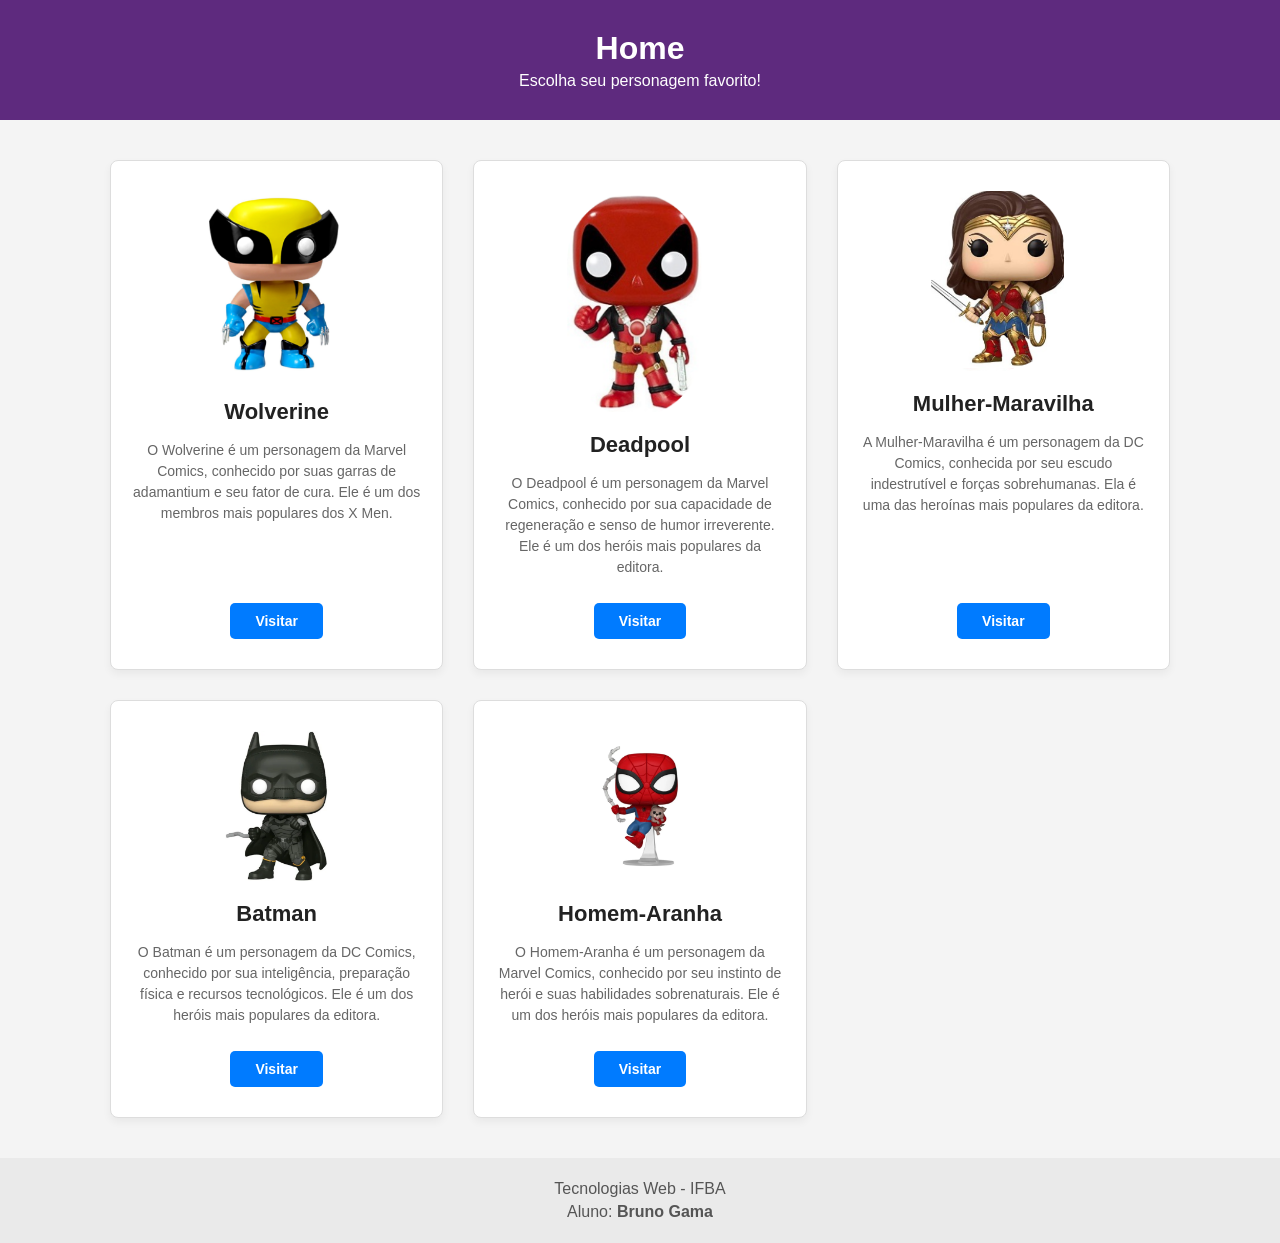
<file: Atividade_laboralCSS/index.html>
<!-- produzi a atividade laboral avaliativa reciclando o código da atividade anterior -->

<!DOCTYPE html>
<html lang="en">
<head>
    <meta charset="UTF-8">
    <meta name="viewport" content="width=device-width, initial-scale=1.0">
    <title>Funko Pop</title>
    <link rel="stylesheet" href="./assets/css/style.css">
</head>
<body>
    <header class="cabecalho">
        <h1>Home</h1>
        <p>Escolha seu personagem favorito!</p>
    </header>

    <section class="conteudo">
        <div class="card">
            <img class="card-img" src="./assets/img/wolve.png" alt="Wolverine Funko Pop">
            <h2 class="h2-card">Wolverine</h2>
            <p class="p-card">O Wolverine é um personagem da Marvel Comics, conhecido por suas garras de adamantium e seu fator de cura. Ele é um dos membros mais populares dos X Men.</p>
            <a class="btn" href="https://www.funko.com.br" target="_blank">Visitar</a>
        </div>    

        <div class="card">
            <img class="card-img" src="./assets/img/deadpool.png" alt="Deadpool Funko Pop">
            <h2 class="h2-card">Deadpool</h2>
            <p class="p-card">O Deadpool é um personagem da Marvel Comics, conhecido por sua capacidade de regeneração e senso de humor irreverente. Ele é um dos heróis mais populares da editora.</p>
            <a class="btn" href="https://www.funko.com.br" target="_blank">Visitar</a>
        </div>    

        <div class="card">
            <img class="card-img" src="./assets/img/maravilha.png" alt="Mulher-Maravilha Funko Pop">
            <h2 class="h2-card">Mulher-Maravilha</h2>
            <p class="p-card">A Mulher-Maravilha é um personagem da DC Comics, conhecida por seu escudo indestrutível e forças sobrehumanas. Ela é uma das heroínas mais populares da editora.</p>
            <a class="btn" href="https://www.funko.com.br" target="_blank">Visitar</a>
        </div>

        <div class="card">
            <img class="card-img" src="./assets/img/batman.webp" alt="Funko Batman">
            <h2 class="h2-card">Batman</h2>
            <p class="p-card">O Batman é um personagem da DC Comics, conhecido por sua inteligência, preparação física e recursos tecnológicos. Ele é um dos heróis mais populares da editora.</p>
            <a class="btn" href="https://www.funko.com.br" target="_blank">Visitar</a>
        </div>

        <div class="card">
            <img class="card-img" src="./assets/img/homem-aranha.webp" alt="Funko Homem Aranha">
            <h2 class="h2-card">Homem-Aranha</h2>
            <p class="p-card">O Homem-Aranha é um personagem da Marvel Comics, conhecido por seu instinto de herói e suas habilidades sobrenaturais. Ele é um dos heróis mais populares da editora.</p>
            <a class="btn" href="https://www.funko.com.br" target="_blank">Visitar</a>
        </div>
    </section>

    <footer class="rodape">
        <p>Tecnologias Web - IFBA <br>Aluno: <strong>Bruno Gama</strong></p>
    </footer>
</body>
</html>
</file>
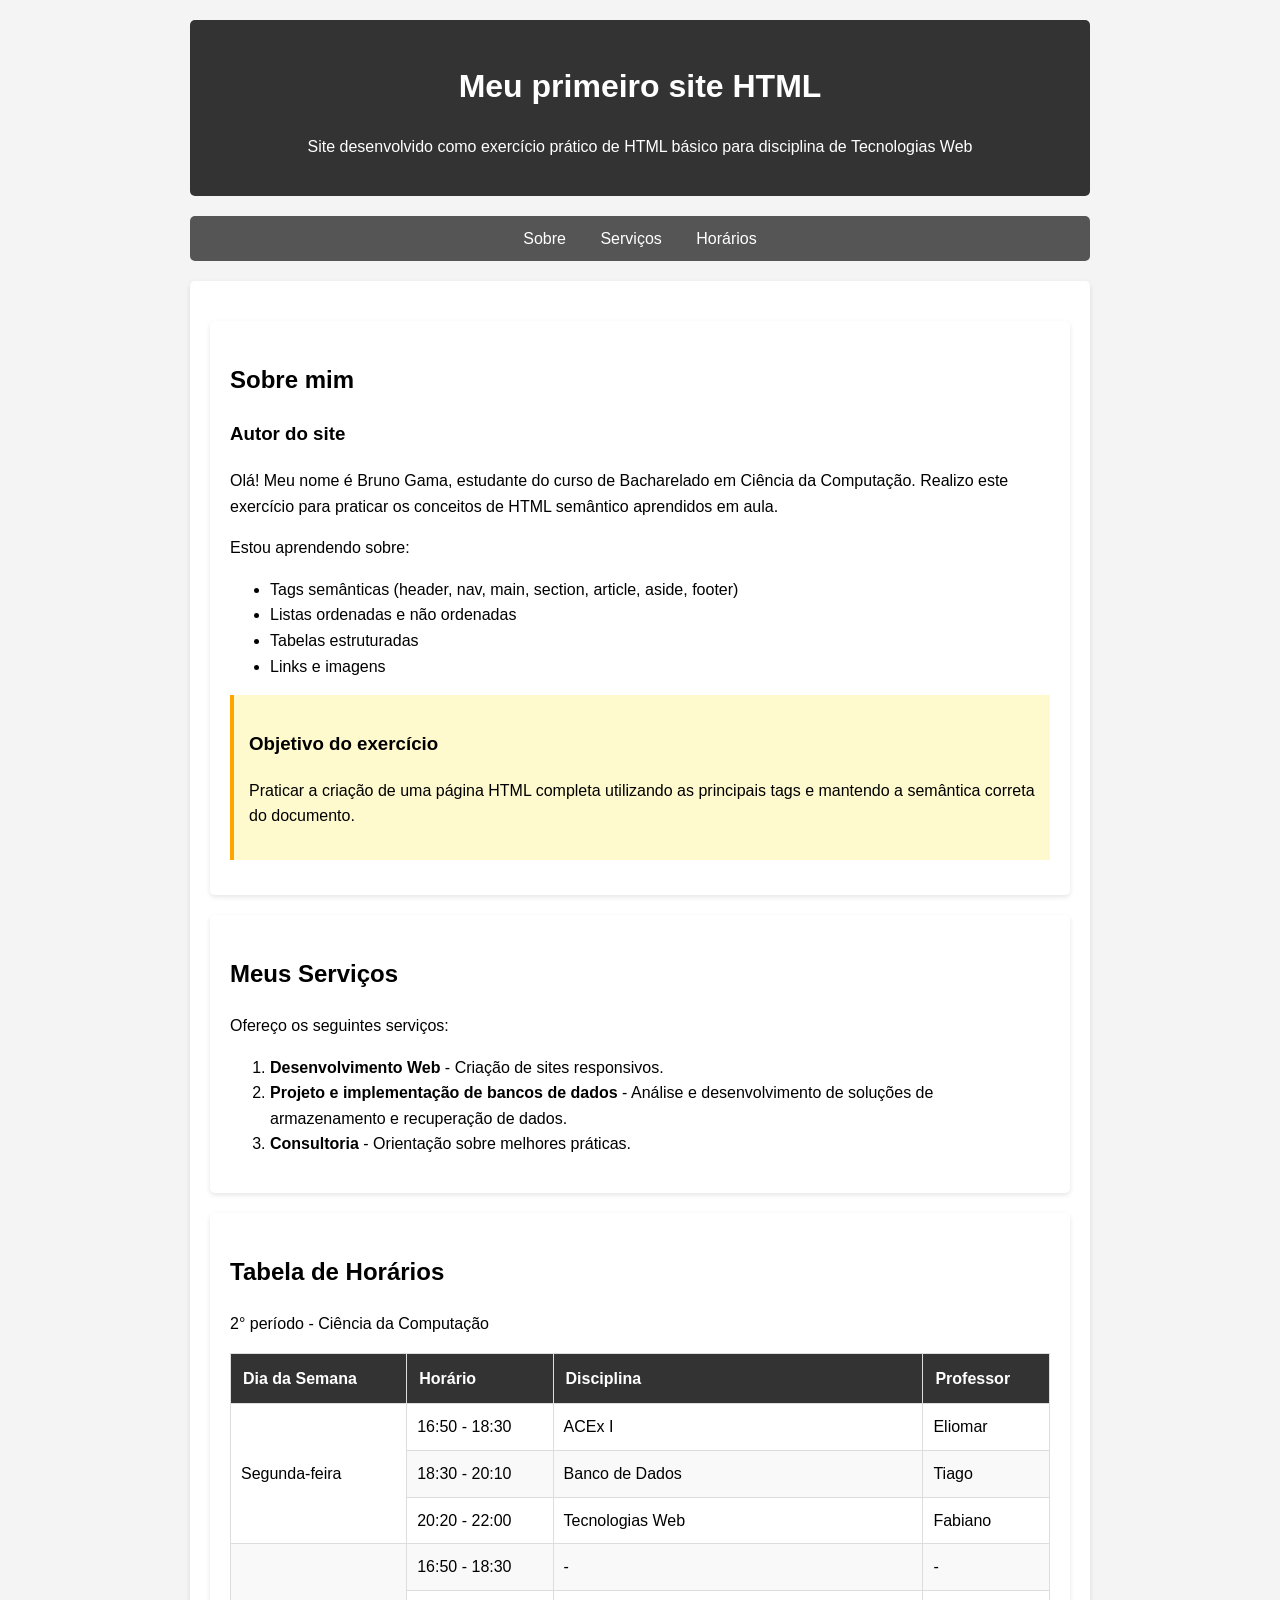
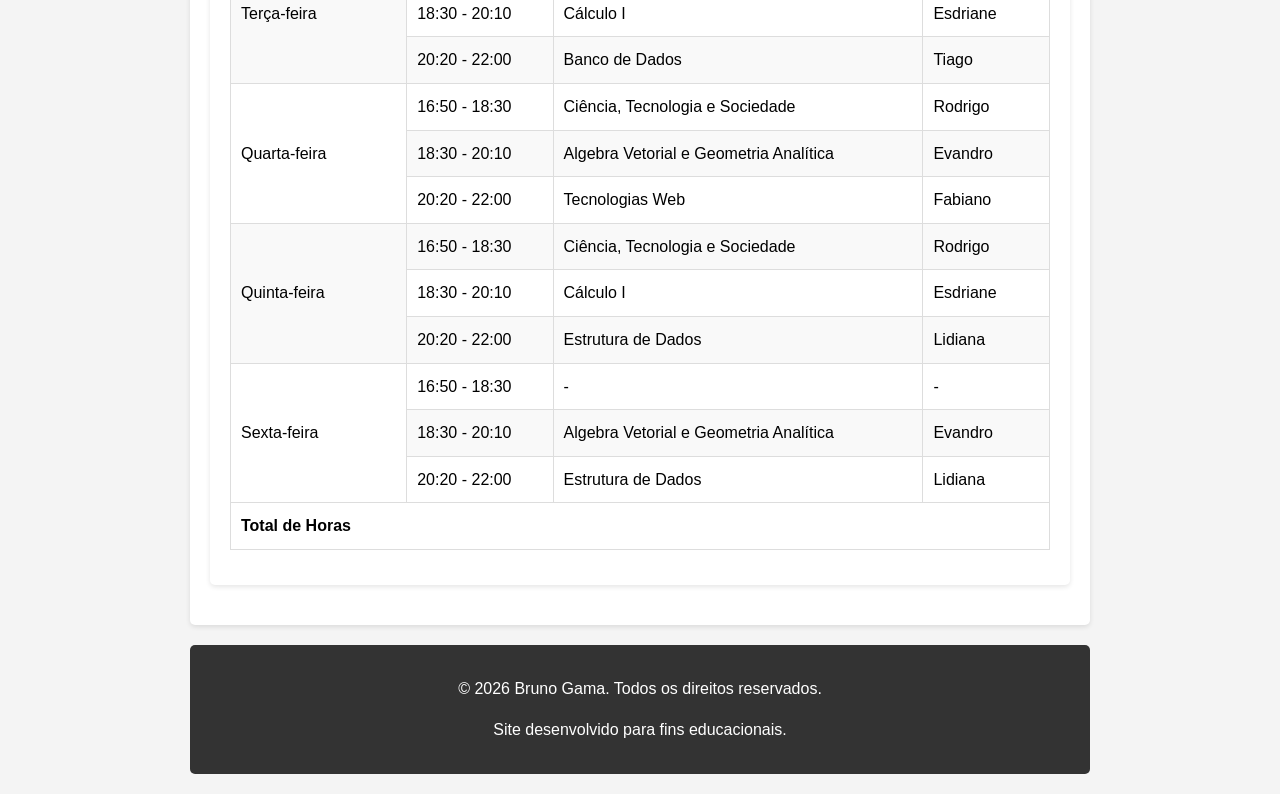
<file: Exercicio_01/index.html>
<!DOCTYPE html>
<html lang="pt-BR">
<head>
    <meta charset="UTF-8">
    <meta name="viewport" content="width=device-width, initial-scale=1.0">
    <title>Exercício Prático - HTML Básico</title>
    <style>
        body {
            font-family: Arial, sans-serif;
            line-height: 1.6;
            max-width: 900px;
            margin: 0 auto;
            padding: 20px;
            background-color: #f4f4f4;
        }
        header {
            background-color: #333;
            color: white;
            padding: 20px;
            text-align: center;
            border-radius: 5px;
        }
        nav {
            background-color: #555;
            padding: 10px;
            margin: 20px 0;
            border-radius: 5px;
            text-align: center;
            
        }
        nav a {
            color: white;
            text-decoration: none;
            margin: 0 15px;
        }
        nav a:hover {
            text-decoration: underline;
        }
        section {
            background-color: white;
            padding: 20px;
            margin: 20px 0;
            border-radius: 5px;
            box-shadow: 0 2px 5px rgba(0,0,0,0.1);
        }
        table {
            width: 100%;
            border-collapse: collapse;
            margin: 15px 0;
        }
        table, th, td {
            border: 1px solid #ddd;
        }
        th {
            background-color: #333;
            color: white;
            padding: 12px;
            text-align: left;
        }
        td {
            padding: 10px;
        }
        tr:nth-child(even) {
            background-color: #f9f9f9;
        }
        footer {
            background-color: #333;
            color: white;
            text-align: center;
            padding: 15px;
            margin-top: 20px;
            border-radius: 5px;
        }
        .destaque {
            background-color: #fffacd;
            padding: 15px;
            border-left: 4px solid #ffa500;
            margin: 15px 0;
        }
        img {
            max-width: 100%;
            height: auto;
            border-radius: 5px;
        }
    </style>
</head>
<body>
    
    <header>
        <h1>Meu primeiro site HTML</h1>
        <p>Site desenvolvido como exercício prático de HTML básico para disciplina de Tecnologias Web</p>
    </header>

    <nav>
        <a href="#sobre">Sobre</a>
        <a href="#servicos">Serviços</a>
        <a href="#horarios">Horários</a>
    </nav>

    <section>
        <div>
            <section>
                <div id="sobre">
                    <h2>Sobre mim</h2>
                    <h3>Autor do site</h3>
                    <p>Olá! Meu nome é Bruno Gama, estudante do curso de Bacharelado em Ciência da Computação. Realizo este exercício para praticar os conceitos de HTML semântico aprendidos em aula.</p>
                    <p>Estou aprendendo sobre:</p>
                    <ul>
                        <li>Tags semânticas (header, nav, main, section, article, aside, footer)</li>
                        <li>Listas ordenadas e não ordenadas</li>
                        <li>Tabelas estruturadas</li>
                        <li>Links e imagens</li>
                    </ul>
                    <div class="destaque">
                        <h3>Objetivo do exercício</h3>
                        <p>Praticar a criação de uma página HTML completa utilizando as principais tags e mantendo a semântica correta do documento.</p>
                    </div>
                </div>
            </section>
            
            <section>
                <div id="servicos">
                    <h2>Meus Serviços</h2>
                    <p>Ofereço os seguintes serviços:</p>
                    <ol>
                        <li><b>Desenvolvimento Web</b> - Criação de sites responsivos.</li>
                        <li><b>Projeto e implementação de bancos de dados</b> - Análise e desenvolvimento de soluções de armazenamento e recuperação de dados.</li>
                        <li><b>Consultoria</b> - Orientação sobre melhores práticas.</li>
                    </ol>
                </div>
            </section>
            
            <section>
                <div id="horarios">
                    <h2>Tabela de Horários</h2>
                    <p>2° período - Ciência da Computação</p>
                    
                    <table>
                        <thead>
                            <tr>
                                <th>Dia da Semana</th>
                                <th>Horário</th>
                                <th>Disciplina</th>
                                <th>Professor</th>
                            </tr>
                        </thead>
                        <tbody>
                            <tr>
                                <td rowspan="3">Segunda-feira</td>
                                <td>16:50 - 18:30</td>
                                <td>ACEx I</td>
                                <td>Eliomar</td>
                            </tr>
                            <tr>
                                <td>18:30 - 20:10</td>
                                <td>Banco de Dados</td>
                                <td>Tiago</td>
                            </tr>
                            <tr>
                                <td>20:20 - 22:00</td>
                                <td>Tecnologias Web</td>
                                <td>Fabiano</td>
                            </tr>
                            <tr>
                                <td rowspan="3">Terça-feira</td>
                                <td>16:50 - 18:30</td>
                                <td>-</td>
                                <td>-</td>
                            </tr>
                            <tr>
                                <td>18:30 - 20:10</td>
                                <td>Cálculo I</td>
                                <td>Esdriane</td>
                            </tr>
                            <tr>
                                <td>20:20 - 22:00</td>
                                <td>Banco de Dados</td>
                                <td>Tiago</td>
                            </tr>
                            <tr>
                                <td rowspan="3">Quarta-feira</td>
                                <td>16:50 - 18:30</td>
                                <td>Ciência, Tecnologia e Sociedade</td>
                                <td>Rodrigo</td>
                            </tr>
                            <tr>
                                <td>18:30 - 20:10</td>
                                <td>Algebra Vetorial e Geometria Analítica</td>
                                <td>Evandro</td>
                            </tr>
                            <tr>
                                <td>20:20 - 22:00</td>
                                <td>Tecnologias Web</td>
                                <td>Fabiano</td>
                            </tr>
                            <tr>
                                <td rowspan="3">Quinta-feira</td>
                                <td>16:50 - 18:30</td>
                                <td>Ciência, Tecnologia e Sociedade</td>
                                <td>Rodrigo</td>
                            </tr>
                            <tr>
                                <td>18:30 - 20:10</td>
                                <td>Cálculo I</td>
                                <td>Esdriane</td>
                            </tr>
                            <tr>
                                <td>20:20 - 22:00</td>
                                <td>Estrutura de Dados</td>
                                <td>Lidiana</td>
                            </tr>
                            <tr>
                                <td rowspan="3">Sexta-feira</td>
                                <td>16:50 - 18:30</td>
                                <td>-</td>
                                <td>-</td>
                            </tr>
                            <tr>
                                <td>18:30 - 20:10</td>
                                <td>Algebra Vetorial e Geometria Analítica</td>
                                <td>Evandro</td>
                            </tr>
                            <tr>
                                <td>20:20 - 22:00</td>
                                <td>Estrutura de Dados</td>
                                <td>Lidiana</td>
                            </tr>
                        </tbody>
                        <tfoot>
                            <tr>
                                <td colspan="4"><b>Total de Horas</b></td>
                            </tr>
                        </tfoot>
                    </table>
                </div>
            </section>
        </div>
    </section>

    <footer>
        <p>&copy; 2026 Bruno Gama. Todos os direitos reservados.</p>
        <p>Site desenvolvido para fins educacionais.</p>
    </footer>
    
</body>
</html>
</file>
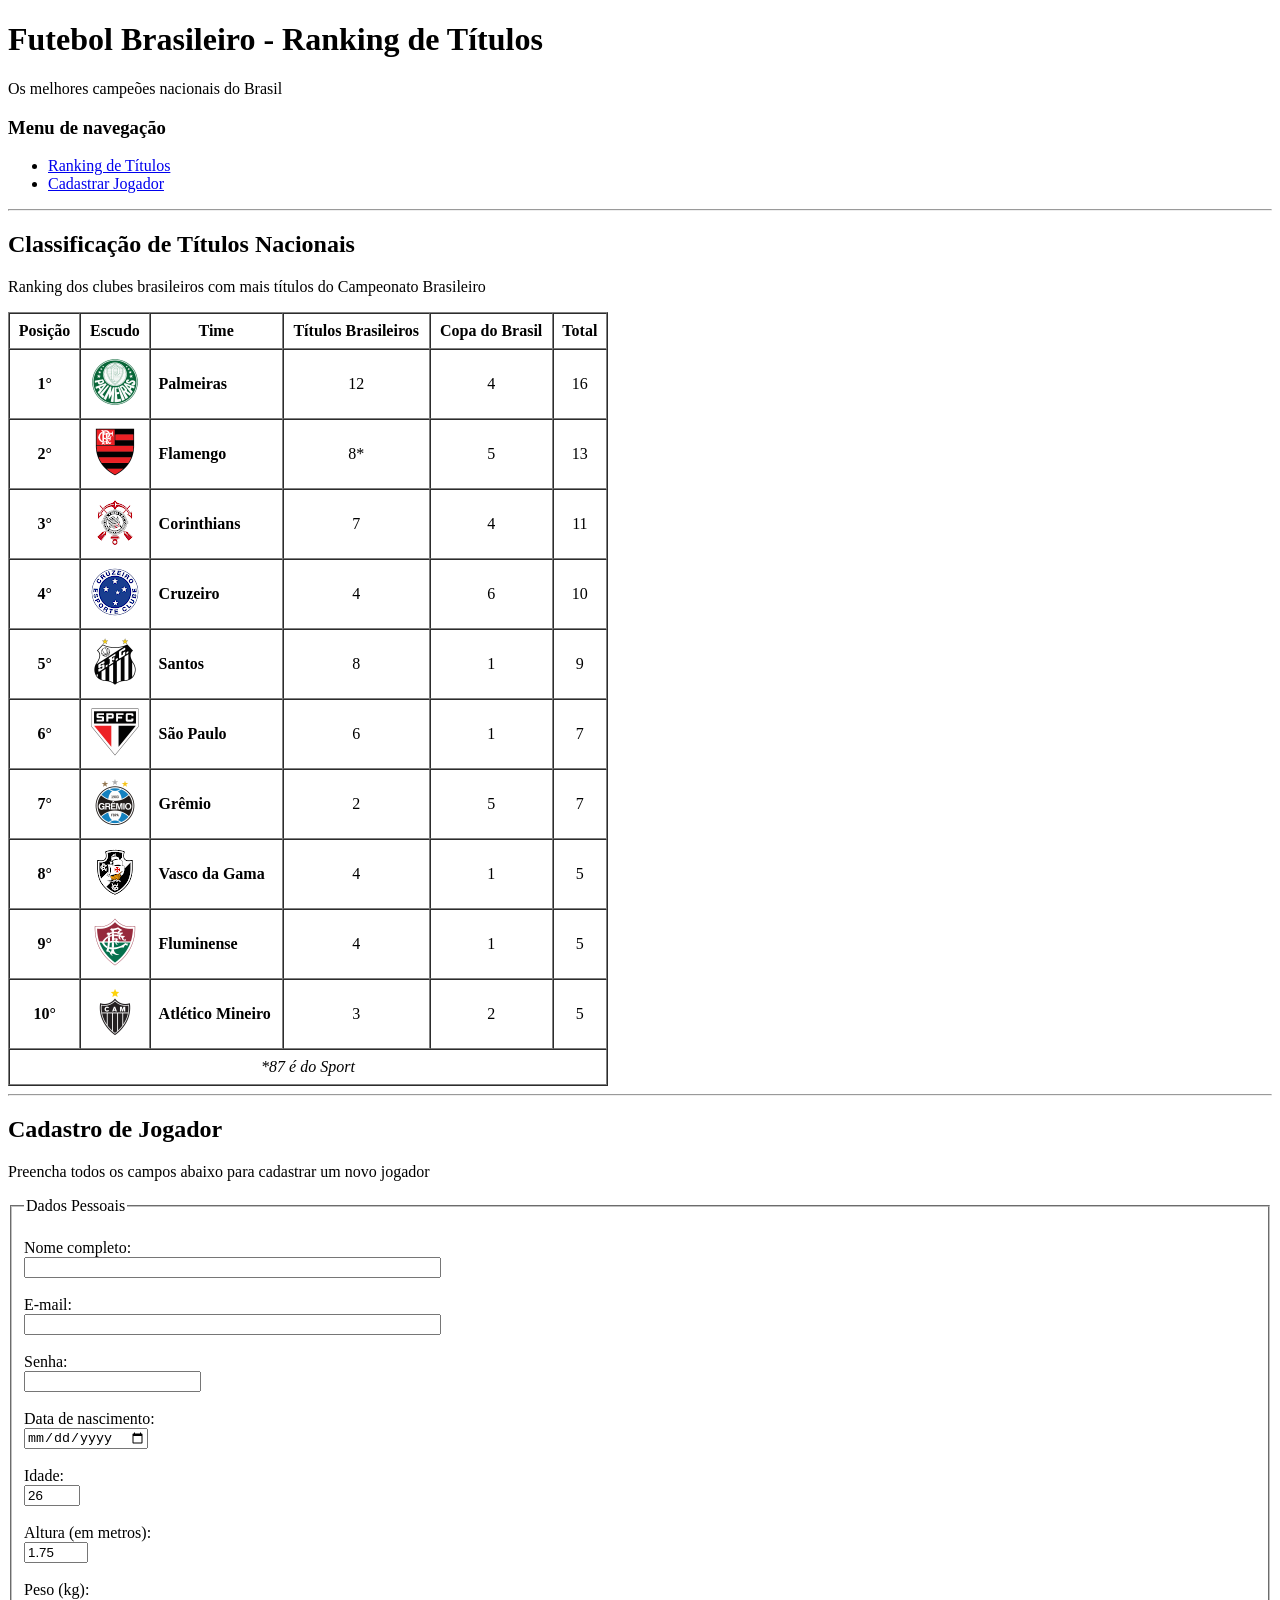
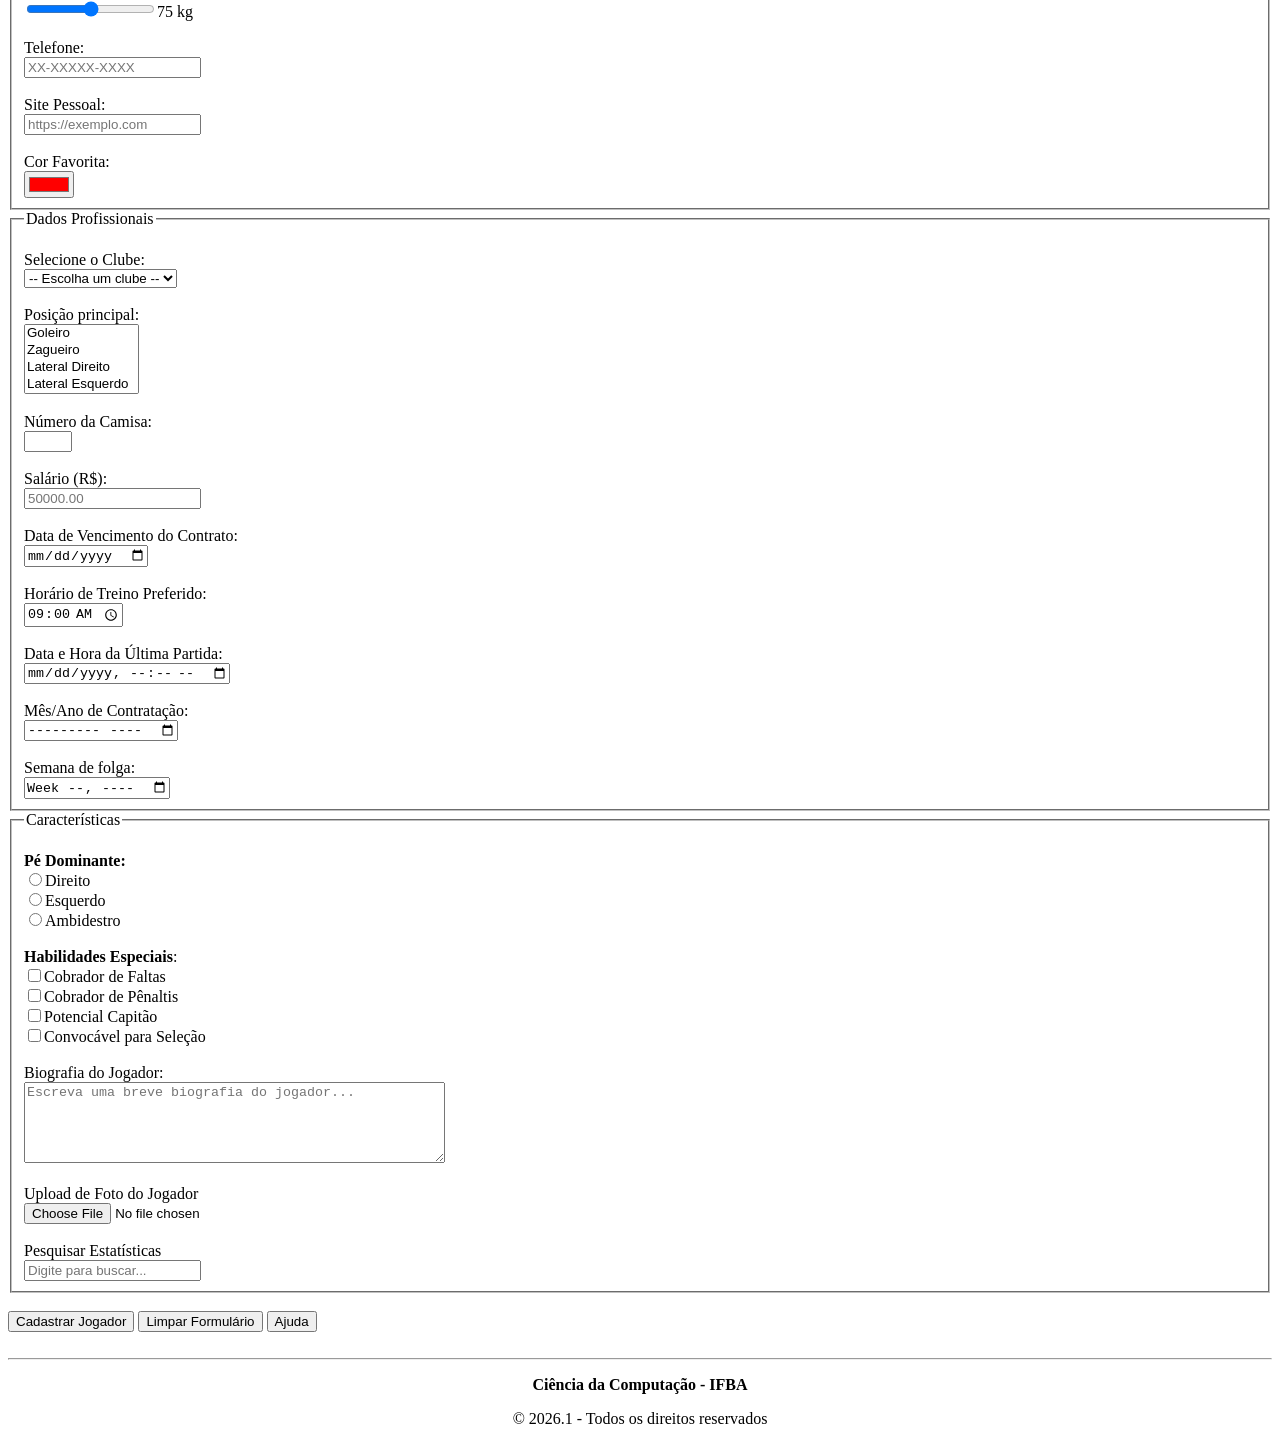
<file: Pratica_Laboral/index.html>
<!DOCTYPE html>
<html lang="pt-BR">
<head>
    <meta charset="UTF-8">
    <meta name="viewport" content="width=device-width, initial-scale=1.0">
    <title>Futebol Brasileiro - Ranking de Títulos</title>
</head>

<body>

    <header>
        <h1>Futebol Brasileiro - Ranking de Títulos</h1>
        <p>Os melhores campeões nacionais do Brasil</p>
    </header>

    <nav>
        <h3>Menu de navegação</h3>  
        <ul>
            <li><a href="#rankiar">Ranking de Títulos</a></li>
            <li><a href="#cadastrar">Cadastrar Jogador</a></li>
        </ul>
    </nav>
    <hr>

    <section>
        <div id="rankiar">
            <h2>Classificação de Títulos Nacionais</h2>
            <p>Ranking dos clubes brasileiros com mais títulos do Campeonato Brasileiro</p>
            <table border="1" cellspacing="0" cellpadding="8" width="600">
                <thead>
                    <tr>
                        <th>Posição</th>
                        <th>Escudo</th>
                        <th>Time</th>
                        <th>Títulos Brasileiros</th>
                        <th>Copa do Brasil</th>
                        <th>Total</th>
                    </tr>
                </thead>
                <tbody>
                    <tr align="center">
                        <td><strong>1°</strong></td>
                        <td><img src="../Pratica_Laboral/times/img/maiorCampeao.png" alt="Escudo do Palmeiras"></td>
                        <td align="left"><strong>Palmeiras</strong></td>
                        <td>12</td>
                        <td>4</td>
                        <td>16</td>
                    </tr>
                    <tr align="center">
                        <td><strong>2°</strong></td>
                        <td><img src="../Pratica_Laboral/times/img/time2.png" alt="Escudo do Flamengo"></td>
                        <td align="left"><strong>Flamengo</strong></td>
                        <td>8*</td>
                        <td>5</td>
                        <td>13</td>
                    </tr>
                    <tr align="center">
                        <td><strong>3°</strong></td>
                        <td><img style="transform: rotate(180deg);" src="../Pratica_Laboral/times/img/time3.png" alt="Escudo do Corinthians"></td>
                        <td align="left"><strong>Corinthians</strong></td>
                        <td>7</td>
                        <td>4</td>
                        <td>11</td>
                    </tr>
                    <tr align="center">
                        <td><strong>4°</strong></td>
                        <td><img src="../Pratica_Laboral/times/img/time4.png" alt="Escudo do Cruzeiro"></td>
                        <td align="left"><strong>Cruzeiro</strong></td>
                        <td>4</td>
                        <td>6</td>
                        <td>10</td>
                    </tr>
                    <tr align="center">
                        <td><strong>5°</strong></td>
                        <td><img src="../Pratica_Laboral/times/img/time5.png" alt="Escudo do Santos"></td>
                        <td align="left"><strong>Santos</strong></td>
                        <td>8</td>
                        <td>1</td>
                        <td>9</td>
                    </tr>
                    <tr align="center">
                        <td><strong>6°</strong></td>
                        <td><img src="../Pratica_Laboral/times/img/time7.png" alt="Escudo do São Paulo"></td>
                        <td align="left"><strong>São Paulo</strong></td>
                        <td>6</td>
                        <td>1</td>
                        <td>7</td>
                    </tr>
                    <tr align="center">
                        <td><strong>7°</strong></td>
                        <td><img src="../Pratica_Laboral/times/img/time6.png" alt="Escudo do Grêmio"></td>
                        <td align="left"><strong>Grêmio</strong></td>
                        <td>2</td>
                        <td>5</td>
                        <td>7</td>
                    </tr>
                    <tr align="center">
                        <td><strong>8°</strong></td>
                        <td><img src="../Pratica_Laboral/times/img/time9.png" alt="Escudo do Vasco da Gama"></td>
                        <td align="left"><strong>Vasco da Gama</strong></td>
                        <td>4</td>
                        <td>1</td>
                        <td>5</td>
                    </tr>
                    <tr align="center">
                        <td><strong>9°</strong></td>
                        <td><img src="../Pratica_Laboral/times/img/time10.png" alt="Escudo do Fluminense"></td>
                        <td align="left"><strong>Fluminense</strong></td>
                        <td>4</td>
                        <td>1</td>
                        <td>5</td>
                    </tr>
                    <tr align="center">
                        <td><strong>10°</strong></td>
                        <td><img src="../Pratica_Laboral/times/img/time8.png" alt="Escudo do Atlético Mineiro"></td>
                        <td align="left"><strong>Atlético Mineiro</strong></td>
                        <td>3</td>
                        <td>2</td>
                        <td>5</td>
                    </tr>
                </tbody>
                <tfoot>
                    <tr>
                        <td colspan="6" align="center"><em>*87 é do Sport</em></td>
                    </tr>
                </tfoot>
            </table>
            <hr>
        </div>
        
        <div id="cadastrar">
            <h2>Cadastro de Jogador</h2>
            <p>Preencha todos os campos abaixo para cadastrar um novo jogador</p>
            <form>
                <fieldset>
                    <legend>Dados Pessoais</legend>

                    <br> <label for="nome">Nome completo:</label><br>
                    <input type="text" id="nome" name="nome" size="50" required><br>

                    <br><label for="email">E-mail:</label><br>
                    <input type="email" id="email" name="email" size="50" required><br>

                    <br><label for="pwd">Senha:</label><br>
                    <input type="password" id="pwd" name="pwd" size="20" required><br>
                    
                    <br><label for="data">Data de nascimento:</label><br>
                    <input type="date" id="data" name="data" required><br>

                    <br><label for="idade">Idade:</label><br>
                    <input type="number" id="idade" name="idade" value="26" min="0" max="100" required><br>
                    
                    <br><label for="altura">Altura (em metros):</label><br>
                    <input type="number" id="altura" name="altura" value="1.75" min="0" max="3" step="0.01" required><br>
                    
                    <br><label for="peso">Peso (kg):</label><br>
                    <input type="range" id="peso" name="peso" min="0" max="100" required ><span class="info">75 kg</span><br>
                    
                    <br><label for="telefone">Telefone:</label><br>
                    <input type="tel" id="telefone" name="telefone" placeholder="XX-XXXXX-XXXX" required><br>
                    
                    <br><label for="site">Site Pessoal:</label><br>
                    <input type="url" id="site" name="site" placeholder="https://exemplo.com" required><br>

                    <br><label for="cor">Cor Favorita:</label><br>
                    <input type="color" id="cor" name="cor" value="#ff0000" required>
            </fieldset>
            
            <fieldset>
                <legend>Dados Profissionais</legend><br>
                <label for="clube">Selecione o Clube:</label><br>

                <select name="clube" id="clube" required>
                    <option value="" disabled selected>-- Escolha um clube --</option>
                    <option value="">Palmeiras</option>
                    <option value="">Flamengo</option>
                    <option value="">Corinthians</option>
                    <option value="">Cruzeiro</option>
                    <option value="">Santos</option>
                    <option value="">São Paulo</option>
                    <option value="">Grêmio</option>
                    <option value="">Vasco da Gama</option>
                    <option value="">Fluminense</option>
                    <option value="">Atlético Mineiro</option>
                </select><br>

                <br>
                <label for="posicao">Posição principal:</label><br>
                <select name="posicao" id="posicao" size="4" required>
                    <option value="">Goleiro</option>
                    <option value="">Zagueiro</option>
                    <option value="">Lateral Direito</option>
                    <option value="">Lateral Esquerdo</option>
                    <option value="">Ala</option>
                    <option value="">Volante</option>
                    <option value="">Meia Central</option>
                    <option value="">Meia-Atacante</option>
                    <option value="">Meia Lateral</option>
                    <option value="">Ponta Esquerda</option>
                    <option value="">Ponta Direita</option>
                    <option value="">Centroavante</option>
                    <option value="">Segundo Atacante</option>
                </select>

                <br>
                <br><label for="camisa">Número da Camisa:</label><br>
                <input type="number" id="camisa" name="camisa" min="0" max="99" required><br>

                <br><label for="salario">Salário (R$):</label><br>
                <input type="number" id="salario" name="salario" placeholder="50000.00" step="1.00" required><br>

                <br><label for="dataDeVencimento">Data de Vencimento do Contrato:</label><br>
                <input type="date" id="dataDeVencimento" name="dataDeVencimento" required><br>

                <br><label for="horarioDoTreino">Horário de Treino Preferido:</label><br>
                <input type="time" id="horarioDoTreino" name="horarioDoTreino" value="09:00" required><br>

                <br><label for="dataHoraUltimaPartida">Data e Hora da Última Partida:</label><br>
                <input type="datetime-local" id="dataHoraUltimaPartida" name="dataHoraUltimaPartida" required><br>

                <br><label for="mesContratacao">Mês/Ano de Contratação:</label><br>
                <input type="month" id="mesContratacao" name="mesContratacao" required><br>

                <br><label for="folga">Semana de folga:</label><br>
                <input type="week" id="folga" name="folga" required><br>
            </fieldset>

            <fieldset>
                <legend>Características</legend>

                <br> <label for="peDominante"><strong>Pé Dominante:</strong></label><br>
                <input type="radio" id="peDominante" name="peDominante"  required><span>Direito</span><br>
                <input type="radio" id="peDominante" name="peDominante"  required><span>Esquerdo</span><br>
                <input type="radio" id="peDominante" name="peDominante"  required><span>Ambidestro</span><br>

                <br> <label for="habilidadeEspecial"><strong>Habilidades Especiais</strong>:</strong></label><br>
                <input type="checkbox" id="habilidadeEspecial" name="habilidadeEspecial" required><span>Cobrador de Faltas</span><br>
                <input type="checkbox" id="habilidadeEspecial" name="habilidadeEspecial" required><span>Cobrador de Pênaltis</span><br>
                <input type="checkbox" id="habilidadeEspecial" name="habilidadeEspecial" required><span>Potencial Capitão</span><br>
                <input type="checkbox" id="habilidadeEspecial" name="habilidadeEspecial" required><span>Convocável para Seleção</span><br>

                <br><label for="biografia">Biografia do Jogador:</label><br>
                <textarea id="biografia" name="biografia" rows="5" cols="50" placeholder="Escreva uma breve biografia do jogador..." required></textarea><br>
                
                <br><label for="foto">Upload de Foto do Jogador</label><br>
                <input type="file" id="foto" name="foto" accept="image/*" required><br>
                
                <br><label for="buscar">Pesquisar Estatísticas</label><br>
                <input type="search" id="buscar" name="buscar" placeholder="Digite para buscar..." required><br>
            </fieldset><br>

            <button type="submit">Cadastrar Jogador</button>
            <button type="reset">Limpar Formulário</button>
            <button>Ajuda</button>
            </form>
        </div>

    </section>
    <br>
    <hr>

    <footer>
        <p align="center"><strong>Ciência da Computação - IFBA</strong></p>
        <p align="center">&copy; 2026.1 - Todos os direitos reservados</p>
    </footer>

</body>
</html>
</file>
<file: Atividade_laboralCSS/assets/css/style.css>
* {
    margin: 0;
    padding: 0;
    box-sizing: border-box;
}

body {
    font-family: Arial, Helvetica, sans-serif;
    background-color: #f4f4f4;
    color: #333;
    display: flex;
    flex-direction: column;
    min-height: 100vh;
}
.cabecalho {
    background-color: #5e2a7e;
    color: #ffffff;
    text-align: center;
    padding: 30px 20px;
}
h1 {
    font-size: 32px;
    margin-bottom: 5px;
}
p {
    font-size: 16px;
    font-weight: normal;
}
.conteudo {
    display: grid;
    grid-template-columns: repeat(3, 1fr);
    gap: 30px;
    padding: 40px 20px;
    max-width: 1100px;
    margin: 0 auto; 
    flex: 1;
}
@keyframes surgir {
    0% {
        opacity: 0;
        transform: translateY(40px);
    }
    100% {
        opacity: 1;
        transform: translateY(0);
    }
}
.card {
    background-color: #ffffff;
    border: 1px solid #dddddd;
    border-radius: 8px;
    padding: 30px 20px;
    text-align: center;
    box-shadow: 0 4px 8px rgba(0,0,0,0.05);
 
    display: flex;
    flex-direction: column;
    align-items: center;
    opacity: 0;
    animation: surgir 0.8s ease-out forwards;
    transition: transform 0.3s ease, box-shadow 0.3s ease;
}
.card:hover {
    transform: scale(1.05);
    box-shadow: 0 12px 24px rgba(0,0,0,0.2);
}
.card-img {
    max-width: 150px;
    height: auto;
    margin-bottom: 20px;
}

.h2-card {
    font-size: 22px;
    color: #222;
    margin-bottom: 15px;
}

.p-card{
    font-size: 14px;
    color: #666;
    line-height: 1.5;
    margin-bottom: 25px;
}
.btn {
    background-color: #007bff;
    color: #ffffff;
    text-decoration: none;
    padding: 10px 25px;
    border-radius: 5px;
    font-size: 14px;
    font-weight: bold;
    transition: background-color 0.3s ease;
    margin-top: auto;
}
.btn:hover {
    background-color: #0056b3; 
}
.rodape {
    background-color: #eaeaea; 
    text-align: center;
    padding: 20px;
    font-size: 14px;
    color: #555;
    line-height: 1.4;
}
</file>
